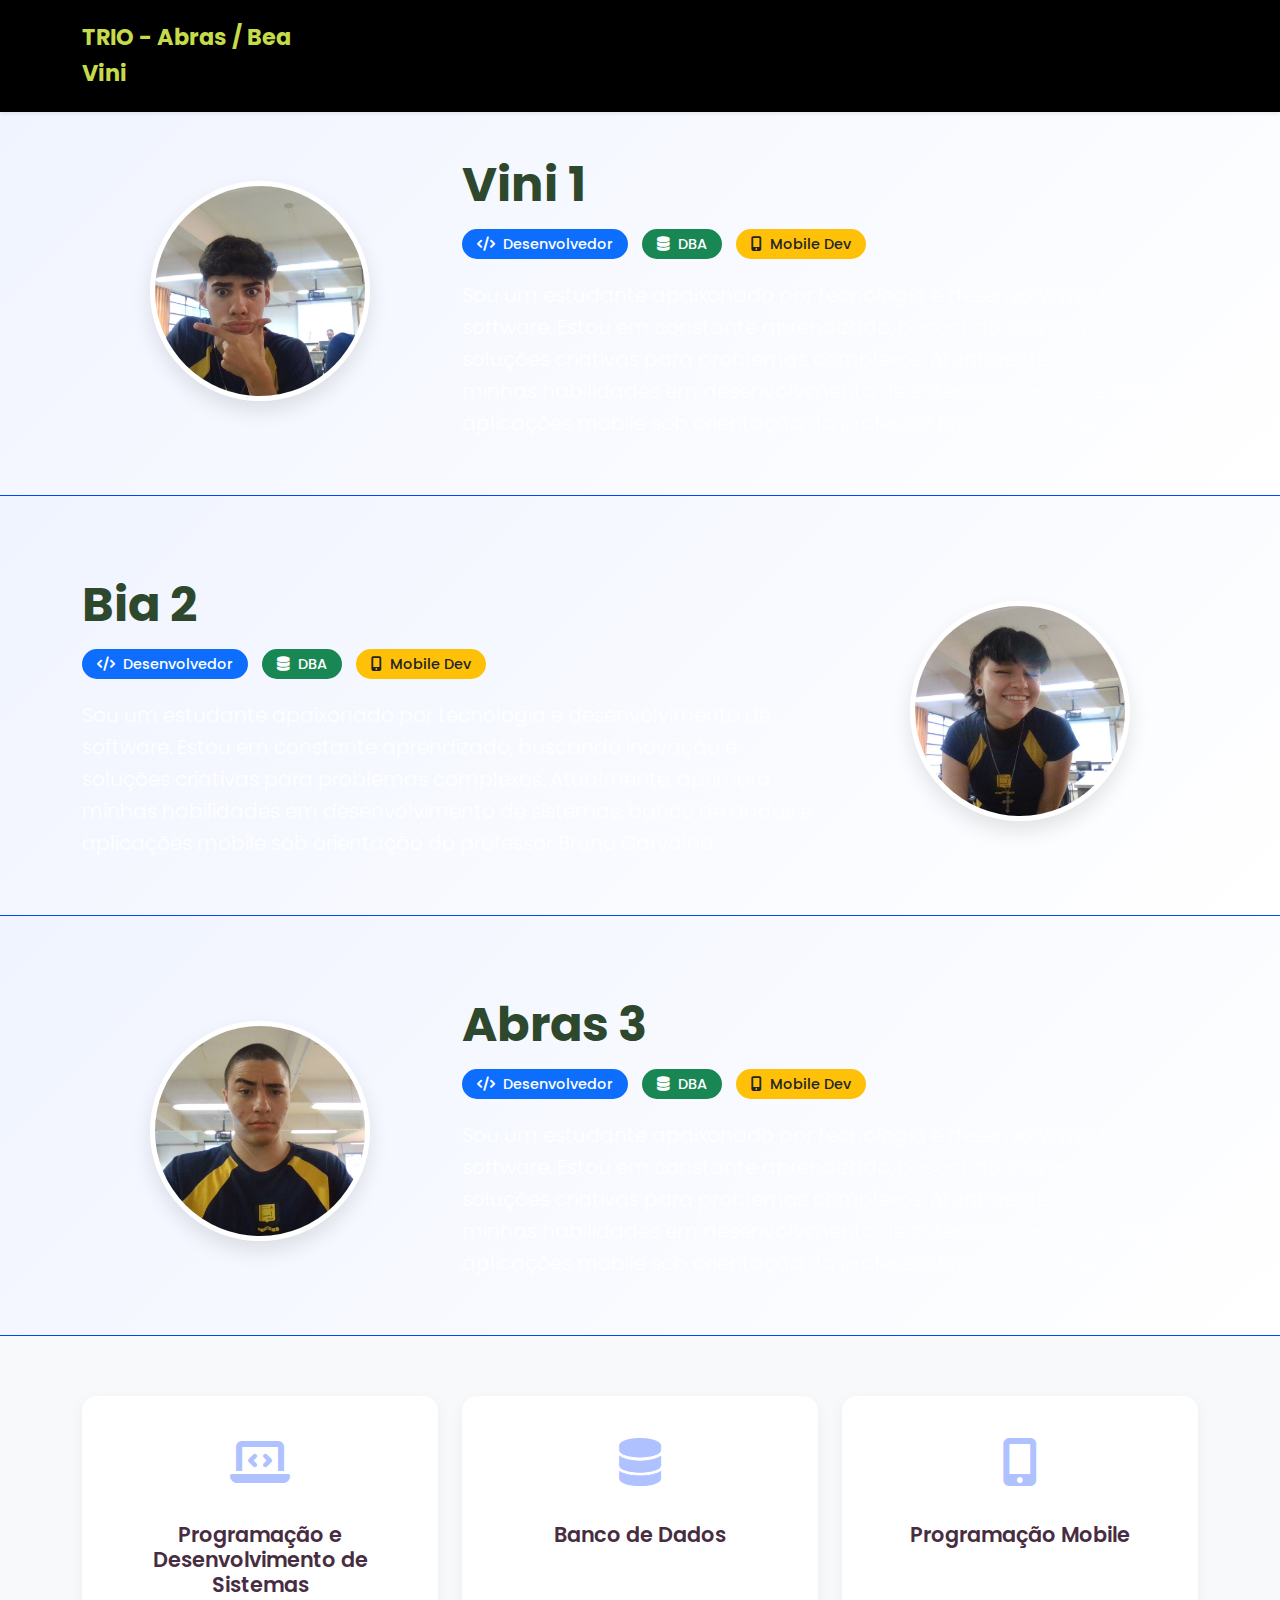
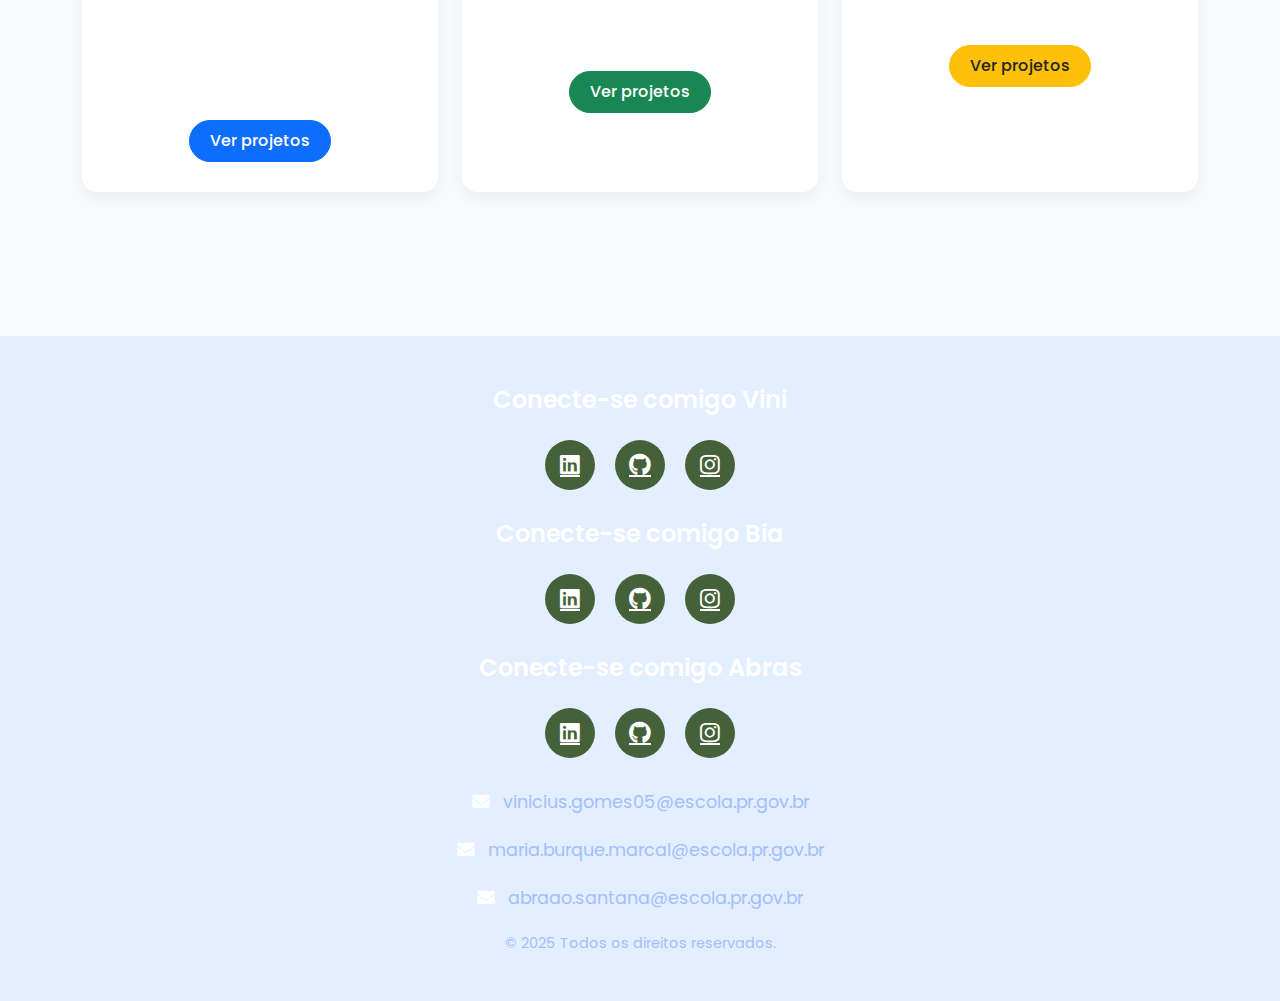
<file: index.html>
<!DOCTYPE html>
<html lang="pt-BR">
<head>
    <meta charset="UTF-8">
    <meta name="viewport" content="width=device-width, initial-scale=1.0">
    <title>Portfólio do Aluno</title>
    <!-- Bootstrap CSS -->
    <link rel="stylesheet" href="https://cdn.jsdelivr.net/npm/bootstrap@5.3.0/dist/css/bootstrap.min.css">
    <!-- Font Awesome para ícones -->
    <link rel="stylesheet" href="https://cdnjs.cloudflare.com/ajax/libs/font-awesome/6.4.0/css/all.min.css">
    <!-- Google Fonts -->
    <link rel="stylesheet" href="https://fonts.googleapis.com/css2?family=Poppins:wght@300;400;500;600;700&display=swap">
    <!-- CSS personalizado -->
    <link rel="stylesheet" href="css/styles.css">
</head>
<body>
    <header class="fixed-top shadow-sm">
        <nav class="navbar navbar-expand-lg navbar-light">
            <div class="container">
                <a class="navbar-brand fw-bold" href="#">TRIO - Abras  / Bea <br>  Vini </a>
                <button class="navbar-toggler" type="button" data-bs-toggle="collapse" data-bs-target="#navbarNav">
                    <span class="navbar-toggler-icon"></span>
                </button>
                <div class="collapse navbar-collapse justify-content-end" id="navbarNav">
                    <ul class="navbar-nav">
                        <li class="nav-item">
                            <a href="sistemas.html" class="nav-link menu-item"><i class="fas fa-laptop-code me-2"></i>Prog. Des. Sistemas</a>
                        </li>
                        <li class="nav-item">
                            <a href="banco-dados.html" class="nav-link menu-item"><i class="fas fa-database me-2"></i>Banco de Dados</a>
                        </li>
                        <li class="nav-item">
                            <a href="#" class="nav-link menu-item"><i class="fas fa-mobile-alt me-2"></i>Prog. Mobile</a>
                        </li>
                    </ul>
                </div>
            </div>
        </nav>
    </header>
    
    <main>
        <section class="hero-section">
            <div class="container">
                <div class="row align-items-center justify-content-center">
                    <div class="col-md-4 text-center">
                        <div class="profile-image-container">
                            <img src="img/vini.jpg" alt="Foto do Estudante" class="profile-image">
                        </div>
                    </div>
                    <div class="col-md-8 profile-info">
                        <h1 class="display-5 fw-bold">Vini 1</h1>
                        <div class="badge-container">
                            <span class="badge rounded-pill bg-primary"><i class="fas fa-code me-1"></i> Desenvolvedor</span>
                            <span class="badge rounded-pill bg-success"><i class="fas fa-database me-1"></i> DBA</span>
                            <span class="badge rounded-pill bg-warning text-dark"><i class="fas fa-mobile-alt me-1"></i> Mobile Dev</span>
                        </div>
                        <p class="lead mt-3">
                            Sou um estudante apaixonado por tecnologia e desenvolvimento de software. 
                            Estou em constante aprendizado, buscando inovação e soluções criativas para 
                            problemas complexos. Atualmente, aprimoro minhas habilidades em desenvolvimento 
                            de sistemas, banco de dados e aplicações mobile sob orientação do professor 
                            Bruno Carvalho.
                        </p>
                        
                    </div>
                </div>
            </div>
        </section>

        <section class="hero-section">
            <div class="container">
                <div class="row align-items-center justify-content-center">
                    <div class="col-md-8 profile-info">
                        <h1 class="display-5 fw-bold">Bia 2</h1>
                        <div class="badge-container">
                            <span class="badge rounded-pill bg-primary"><i class="fas fa-code me-1"></i> Desenvolvedor</span>
                            <span class="badge rounded-pill bg-success"><i class="fas fa-database me-1"></i> DBA</span>
                            <span class="badge rounded-pill bg-warning text-dark"><i class="fas fa-mobile-alt me-1"></i> Mobile Dev</span>
                        </div>
                        <p class="lead mt-3">
                            Sou um estudante apaixonado por tecnologia e desenvolvimento de software. 
                            Estou em constante aprendizado, buscando inovação e soluções criativas para 
                            problemas complexos. Atualmente, aprimoro minhas habilidades em desenvolvimento 
                            de sistemas, banco de dados e aplicações mobile sob orientação do professor 
                            Bruno Carvalho.
                        </p>                        
                    </div>
                    <div class="col-md-4 text-center">
                        <div class="profile-image-container">
                            <img src="img/bea.jpg" alt="Foto do Estudante" class="profile-image">
                        </div>
                    </div>
                    
                </div>
            </div>
        </section>

        <section class="hero-section">
            <div class="container">
                <div class="row align-items-center justify-content-center">
                    <div class="col-md-4 text-center">
                        <div class="profile-image-container">
                            <img src="img/abras.jpg" alt="Foto do Estudante" class="profile-image">
                        </div>
                    </div>
                    <div class="col-md-8 profile-info">
                        <h1 class="display-5 fw-bold">Abras 3</h1>
                        <div class="badge-container">
                            <span class="badge rounded-pill bg-primary"><i class="fas fa-code me-1"></i> Desenvolvedor</span>
                            <span class="badge rounded-pill bg-success"><i class="fas fa-database me-1"></i> DBA</span>
                            <span class="badge rounded-pill bg-warning text-dark"><i class="fas fa-mobile-alt me-1"></i> Mobile Dev</span>
                        </div>
                        <p class="lead mt-3">
                            Sou um estudante apaixonado por tecnologia e desenvolvimento de software. 
                            Estou em constante aprendizado, buscando inovação e soluções criativas para 
                            problemas complexos. Atualmente, aprimoro minhas habilidades em desenvolvimento 
                            de sistemas, banco de dados e aplicações mobile sob orientação do professor 
                            Bruno Carvalho.
                        </p>
                        
                    </div>
                </div>
            </div>
        </section>
        
        <section class="projects-section">
            <div class="container text-center">
                <div class="row justify-content-center">
                    <div class="col-md-4 mb-4">
                        <div class="project-card">
                            <div class="card-icon">
                                <i class="fas fa-laptop-code"></i>
                            </div>
                            <h3>Programação e Desenvolvimento de Sistemas</h3>
                            <p>Projetos com foco em desenvolvimento web e desktop utilizando tecnologias modernas.</p>
                            <a href="sistemas.html" class="btn btn-primary project-btn">Ver projetos</a>
                        </div>
                    </div>
                    <div class="col-md-4 mb-4">
                        <div class="project-card">
                            <div class="card-icon">
                                <i class="fas fa-database"></i>
                            </div>
                            <h3>Banco de Dados</h3>
                            <p>Modelagem, implementação e otimização de bancos de dados relacionais e NoSQL.</p>
                            <a href="banco-dados.html" class="btn btn-success project-btn">Ver projetos</a>
                        </div>
                    </div>
                    <div class="col-md-4 mb-4">
                        <div class="project-card">
                            <div class="card-icon">
                                <i class="fas fa-mobile-alt"></i>
                            </div>
                            <h3>Programação Mobile</h3>
                            <p>Desenvolvimento de aplicativos mobile com interfaces intuitivas e responsivas.</p>
                            <a href="#" class="btn btn-warning project-btn text-dark">Ver projetos</a>
                        </div>
                    </div>
                </div>
            </div>
        </section>
    </main>
    
    <footer>
        <div class="container">
            <div class="text-center mb-4">
                <h3>Conecte-se comigo Vini</h3>
                <div class="social-icons">
                    <a href="#" class="social-icon"><i class="fab fa-linkedin"></i></a>
                    <a href="#" class="social-icon"><i class="fab fa-github"></i></a>
                    <a href="#" class="social-icon"><i class="fab fa-instagram"></i></a>
                </div>
            </div>
            <div class="text-center mb-4">
                <h3>Conecte-se comigo Bia</h3>
                <div class="social-icons">
                    <a href="#" class="social-icon"><i class="fab fa-linkedin"></i></a>
                    <a href="#" class="social-icon"><i class="fab fa-github"></i></a>
                    <a href="#" class="social-icon"><i class="fab fa-instagram"></i></a>
                </div>
            </div>
            <div class="text-center mb-4">
                <h3>Conecte-se comigo Abras</h3>
                <div class="social-icons">
                    <a href="#" class="social-icon"><i class="fab fa-linkedin"></i></a>
                    <a href="#" class="social-icon"><i class="fab fa-github"></i></a>
                    <a href="#" class="social-icon"><i class="fab fa-instagram"></i></a>
                </div>
            </div>
            <div class="text-center">
                <p class="email-link">
                    <i class="fas fa-envelope me-2"></i>
                    <a href="mailto:aluno@escola.pr.gov.br">vinicius.gomes05@escola.pr.gov.br</a>
                </p>
                <p class="email-link">
                    <i class="fas fa-envelope me-2"></i>
                    <a href="mailto:aluno@escola.pr.gov.br">maria.burque.marcal@escola.pr.gov.br</a>
                </p>
                <p class="email-link">
                    <i class="fas fa-envelope me-2"></i>
                    <a href="mailto:aluno@escola.pr.gov.br">abraao.santana@escola.pr.gov.br</a>
                </p>
                <p class="copyright">© 2025 Todos os direitos reservados.</p>
            </div>
        </div>
    </footer>

    <!-- Bootstrap JS -->
    <script src="https://cdn.jsdelivr.net/npm/bootstrap@5.3.0/dist/js/bootstrap.bundle.min.js"></script>
</body>
</html>
</file>
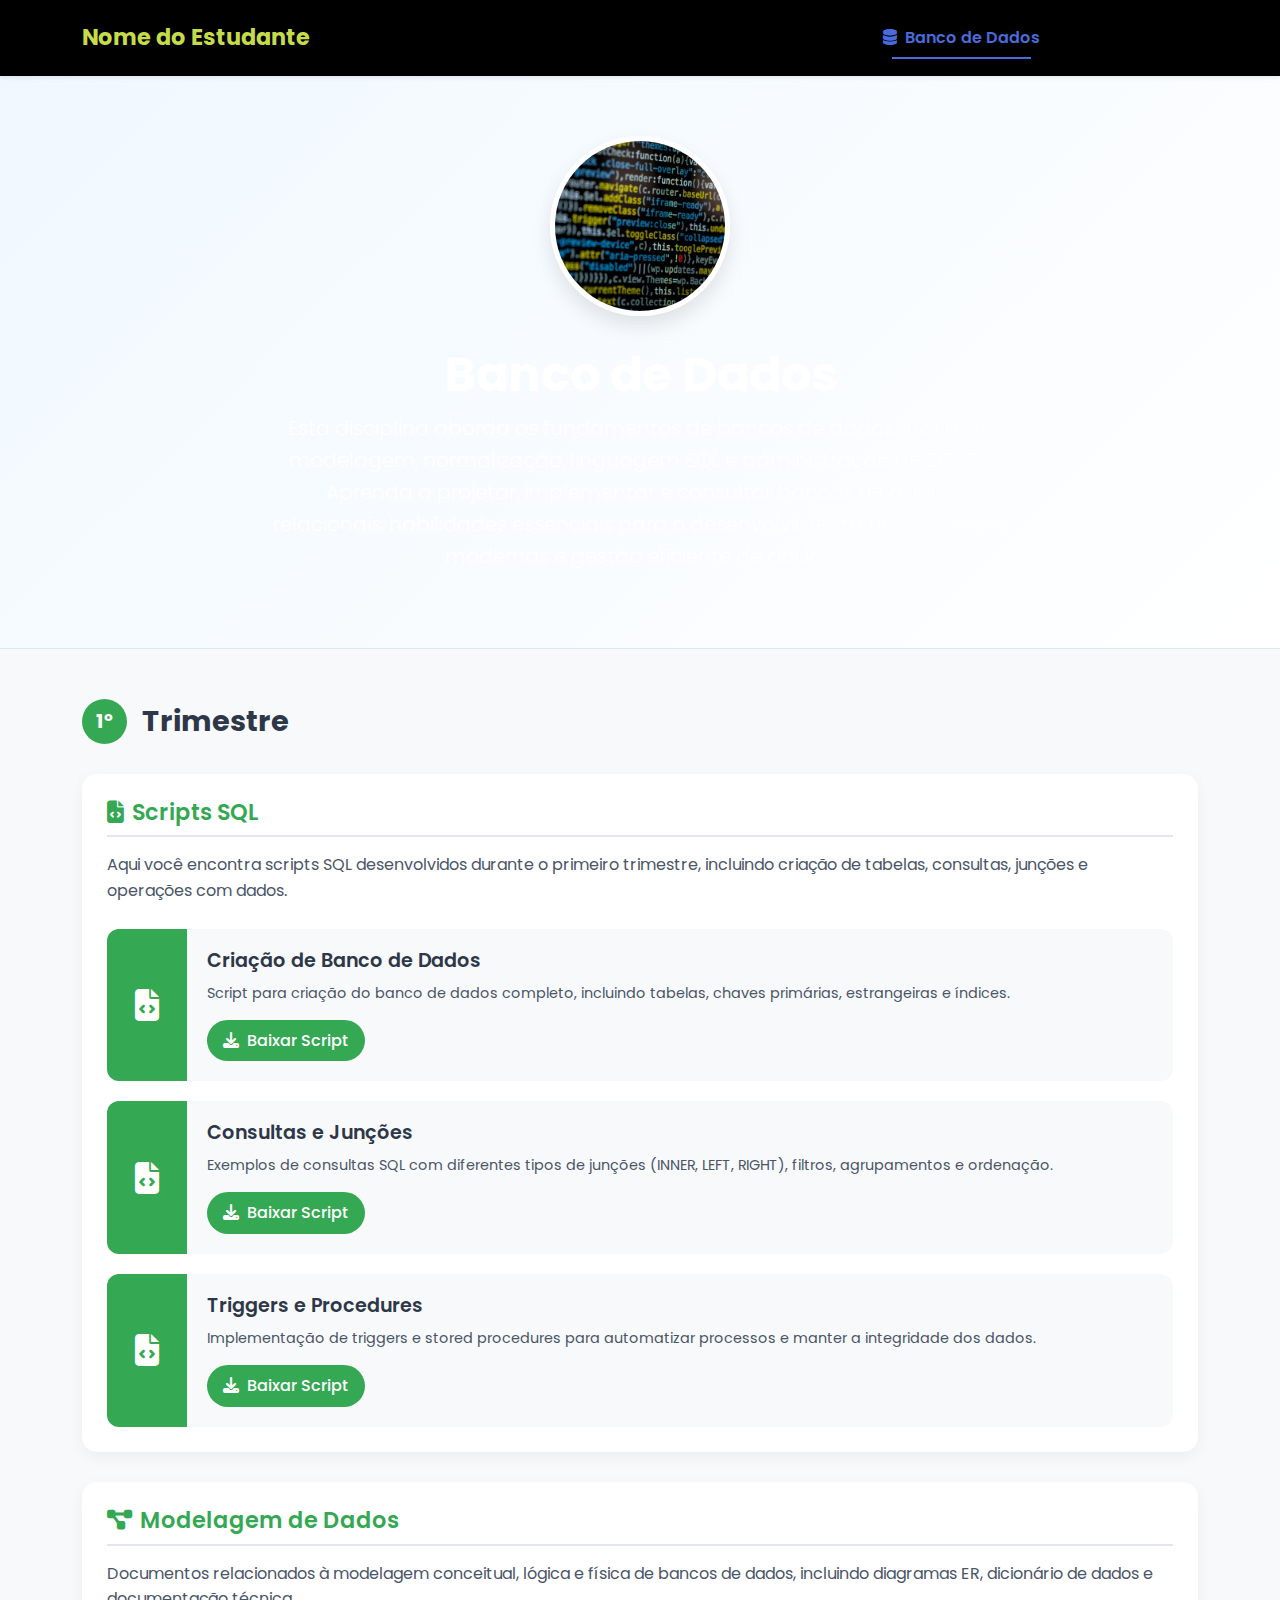
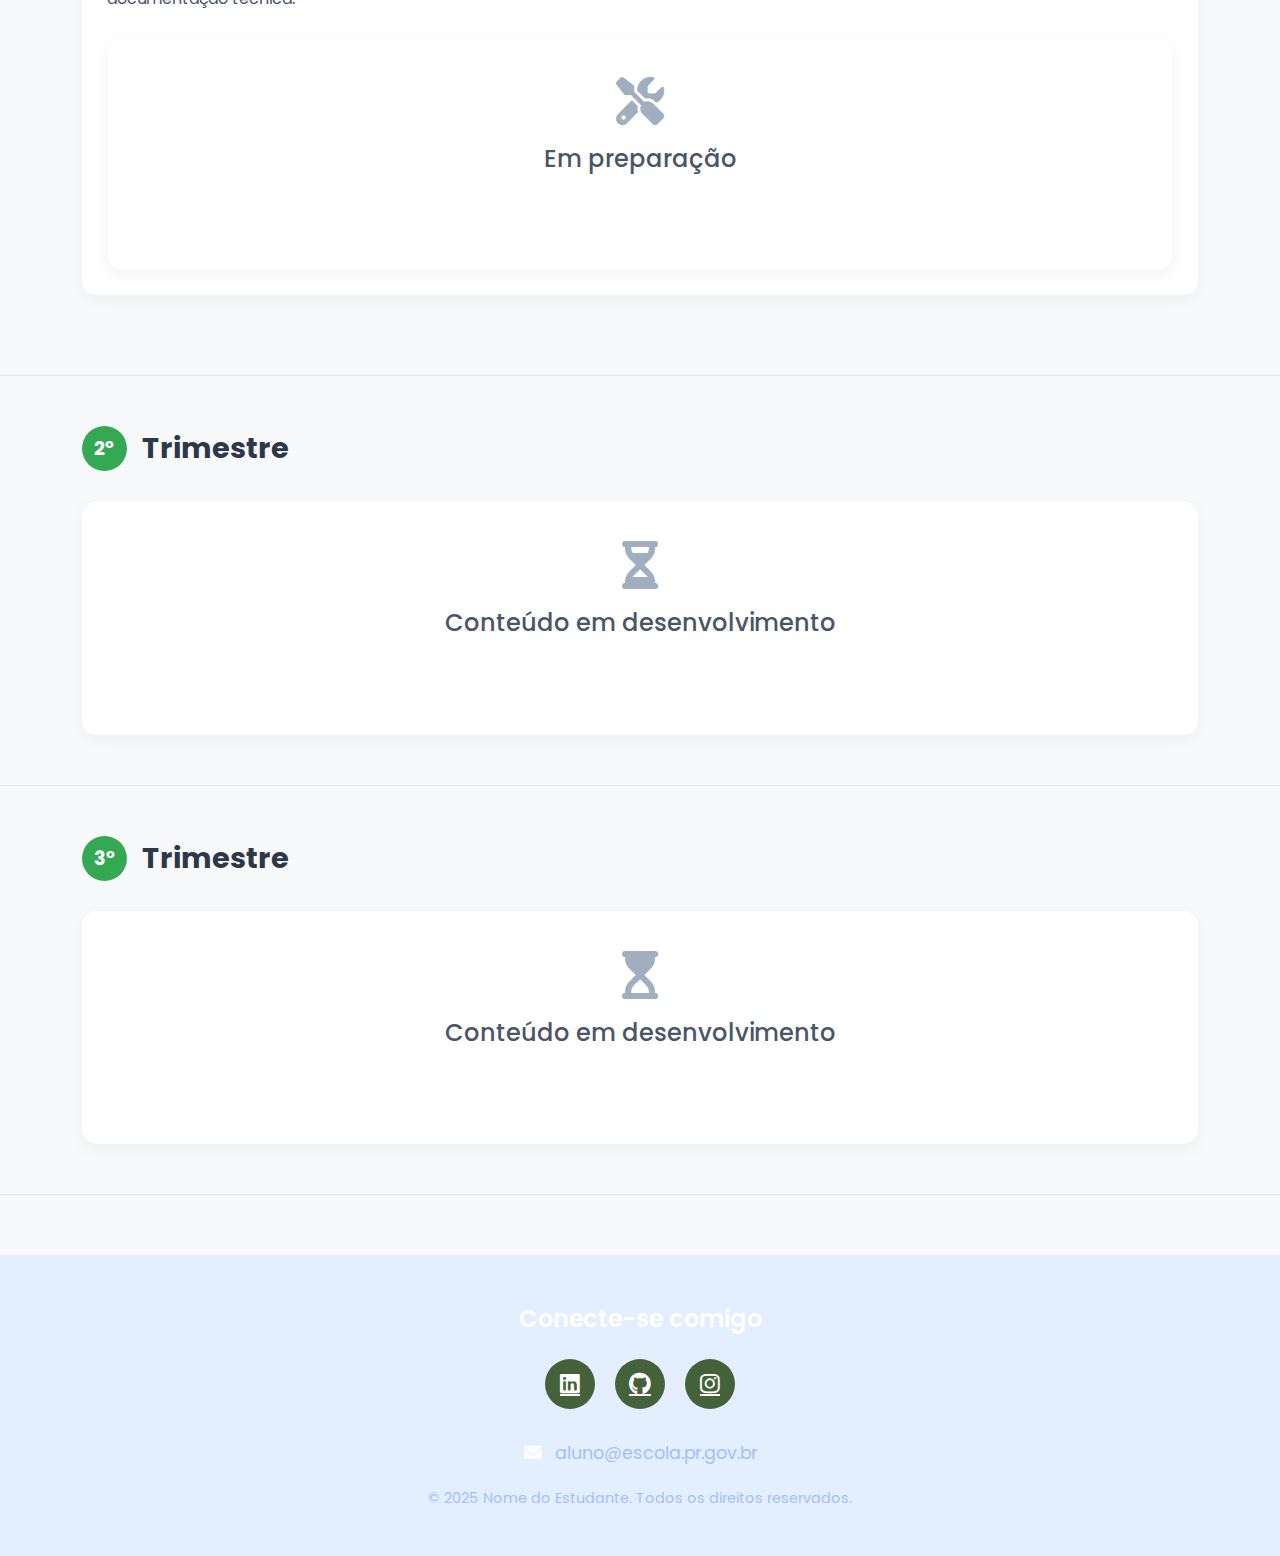
<file: banco-dados.html>
<!DOCTYPE html>
<html lang="pt-BR">
<head>
    <meta charset="UTF-8">
    <meta name="viewport" content="width=device-width, initial-scale=1.0">
    <title>Banco de Dados</title>
    <!-- Bootstrap CSS -->
    <link rel="stylesheet" href="https://cdn.jsdelivr.net/npm/bootstrap@5.3.0/dist/css/bootstrap.min.css">
    <!-- Font Awesome para ícones -->
    <link rel="stylesheet" href="https://cdnjs.cloudflare.com/ajax/libs/font-awesome/6.4.0/css/all.min.css">
    <!-- Google Fonts -->
    <link rel="stylesheet" href="https://fonts.googleapis.com/css2?family=Poppins:wght@300;400;500;600;700&display=swap">
    <!-- CSS personalizado -->
    <link rel="stylesheet" href="css/styles.css">
    <link rel="stylesheet" href="css/banco-dados.css">
</head>
<body>
    <header class="fixed-top shadow-sm">
        <nav class="navbar navbar-expand-lg navbar-light">
            <div class="container">
                <a class="navbar-brand fw-bold" href="index.html">Nome do Estudante</a>
                <button class="navbar-toggler" type="button" data-bs-toggle="collapse" data-bs-target="#navbarNav">
                    <span class="navbar-toggler-icon"></span>
                </button>
                <div class="collapse navbar-collapse justify-content-end" id="navbarNav">
                    <ul class="navbar-nav">
                        <li class="nav-item">
                            <a href="sistemas.html" class="nav-link menu-item"><i class="fas fa-laptop-code me-2"></i>Prog. Des. Sistemas</a>
                        </li>
                        <li class="nav-item">
                            <a href="banco-dados.html" class="nav-link menu-item active"><i class="fas fa-database me-2"></i>Banco de Dados</a>
                        </li>
                        <li class="nav-item">
                            <a href="#" class="nav-link menu-item"><i class="fas fa-mobile-alt me-2"></i>Prog. Mobile</a>
                        </li>
                    </ul>
                </div>
            </div>
        </nav>
    </header>
    
    <main>
        <!-- Seção de descrição da disciplina -->
        <section class="discipline-intro">
            <div class="container text-center">
                <div class="discipline-image-container">
                    <img src="img/bdados.jpg" alt="Banco de Dados" class="discipline-image">
                </div>
                <h1 class="display-5 fw-bold mt-4">Banco de Dados</h1>
                <div class="row justify-content-center">
                    <div class="col-md-8">
                        <p class="lead">
                            Esta disciplina aborda os fundamentos de bancos de dados, incluindo modelagem, 
                            normalização, linguagem SQL e administração de SGBDs. Aprenda a projetar, implementar e 
                            consultar bancos de dados relacionais, habilidades essenciais para o desenvolvimento 
                            de aplicações modernas e gestão eficiente de dados.
                        </p>
                    </div>
                </div>
            </div>
        </section>
        
        <!-- Primeiro Trimestre -->
        <section class="trimester-section" id="trimestre1">
            <div class="container">
                <h2 class="trimester-title">
                    <span class="trimester-badge">1º</span> Trimestre
                </h2>
                
                <!-- Scripts SQL para Download -->
                <div class="topic-container">
                    <h3 class="topic-title"><i class="fas fa-file-code me-2"></i>Scripts SQL</h3>
                    <p class="topic-description">
                        Aqui você encontra scripts SQL desenvolvidos durante o primeiro trimestre, 
                        incluindo criação de tabelas, consultas, junções e operações com dados.
                    </p>
                    
                    <div class="download-container">
                        <div class="download-card">
                            <div class="file-icon">
                                <i class="fas fa-file-code"></i>
                            </div>
                            <div class="download-content">
                                <h4>Criação de Banco de Dados</h4>
                                <p class="download-description">
                                    Script para criação do banco de dados completo, incluindo tabelas, 
                                    chaves primárias, estrangeiras e índices.
                                </p>
                                <a href="downloads/criacao_bd.sql" class="download-btn" download>
                                    <i class="fas fa-download me-2"></i>Baixar Script
                                </a>
                            </div>
                        </div>
                        
                        <div class="download-card">
                            <div class="file-icon">
                                <i class="fas fa-file-code"></i>
                            </div>
                            <div class="download-content">
                                <h4>Consultas e Junções</h4>
                                <p class="download-description">
                                    Exemplos de consultas SQL com diferentes tipos de junções (INNER, LEFT, RIGHT),
                                    filtros, agrupamentos e ordenação.
                                </p>
                                <a href="downloads/consultas.sql" class="download-btn" download>
                                    <i class="fas fa-download me-2"></i>Baixar Script
                                </a>
                            </div>
                        </div>
                        
                        <div class="download-card">
                            <div class="file-icon">
                                <i class="fas fa-file-code"></i>
                            </div>
                            <div class="download-content">
                                <h4>Triggers e Procedures</h4>
                                <p class="download-description">
                                    Implementação de triggers e stored procedures para automatizar processos 
                                    e manter a integridade dos dados.
                                </p>
                                <a href="downloads/triggers_procedures.sql" class="download-btn" download>
                                    <i class="fas fa-download me-2"></i>Baixar Script
                                </a>
                            </div>
                        </div>
                    </div>
                </div>
                
                <!-- Modelagem de Dados -->
                <div class="topic-container">
                    <h3 class="topic-title"><i class="fas fa-project-diagram me-2"></i>Modelagem de Dados</h3>
                    <p class="topic-description">
                        Documentos relacionados à modelagem conceitual, lógica e física de bancos de dados,
                        incluindo diagramas ER, dicionário de dados e documentação técnica.
                    </p>
                    
                    <div class="coming-soon-container">
                        <i class="fas fa-tools coming-soon-icon"></i>
                        <h3 class="coming-soon-text">Em preparação</h3>
                        <p>Os arquivos de modelagem serão disponibilizados em breve.</p>
                    </div>
                </div>
            </div>
        </section>
        
        <!-- Segundo Trimestre -->
        <section class="trimester-section" id="trimestre2">
            <div class="container">
                <h2 class="trimester-title">
                    <span class="trimester-badge">2º</span> Trimestre
                </h2>
                <div class="coming-soon-container">
                    <i class="fas fa-hourglass-half coming-soon-icon"></i>
                    <h3 class="coming-soon-text">Conteúdo em desenvolvimento</h3>
                    <p>Os scripts e materiais do segundo trimestre serão disponibilizados em breve.</p>
                </div>
            </div>
        </section>
        
        <!-- Terceiro Trimestre -->
        <section class="trimester-section" id="trimestre3">
            <div class="container">
                <h2 class="trimester-title">
                    <span class="trimester-badge">3º</span> Trimestre
                </h2>
                <div class="coming-soon-container">
                    <i class="fas fa-hourglass-start coming-soon-icon"></i>
                    <h3 class="coming-soon-text">Conteúdo em desenvolvimento</h3>
                    <p>Os scripts e materiais do terceiro trimestre serão disponibilizados em breve.</p>
                </div>
            </div>
        </section>
    </main>
    
    <footer>
        <div class="container">
            <div class="text-center mb-4">
                <h3>Conecte-se comigo</h3>
                <div class="social-icons">
                    <a href="#" class="social-icon"><i class="fab fa-linkedin"></i></a>
                    <a href="#" class="social-icon"><i class="fab fa-github"></i></a>
                    <a href="#" class="social-icon"><i class="fab fa-instagram"></i></a>
                </div>
            </div>
            <div class="text-center">
                <p class="email-link">
                    <i class="fas fa-envelope me-2"></i>
                    <a href="mailto:aluno@escola.pr.gov.br">aluno@escola.pr.gov.br</a>
                </p>
                <p class="copyright">© 2025 Nome do Estudante. Todos os direitos reservados.</p>
            </div>
        </div>
    </footer>

    <!-- Bootstrap JS -->
    <script src="https://cdn.jsdelivr.net/npm/bootstrap@5.3.0/dist/js/bootstrap.bundle.min.js"></script>
</body>
</html>
</file>
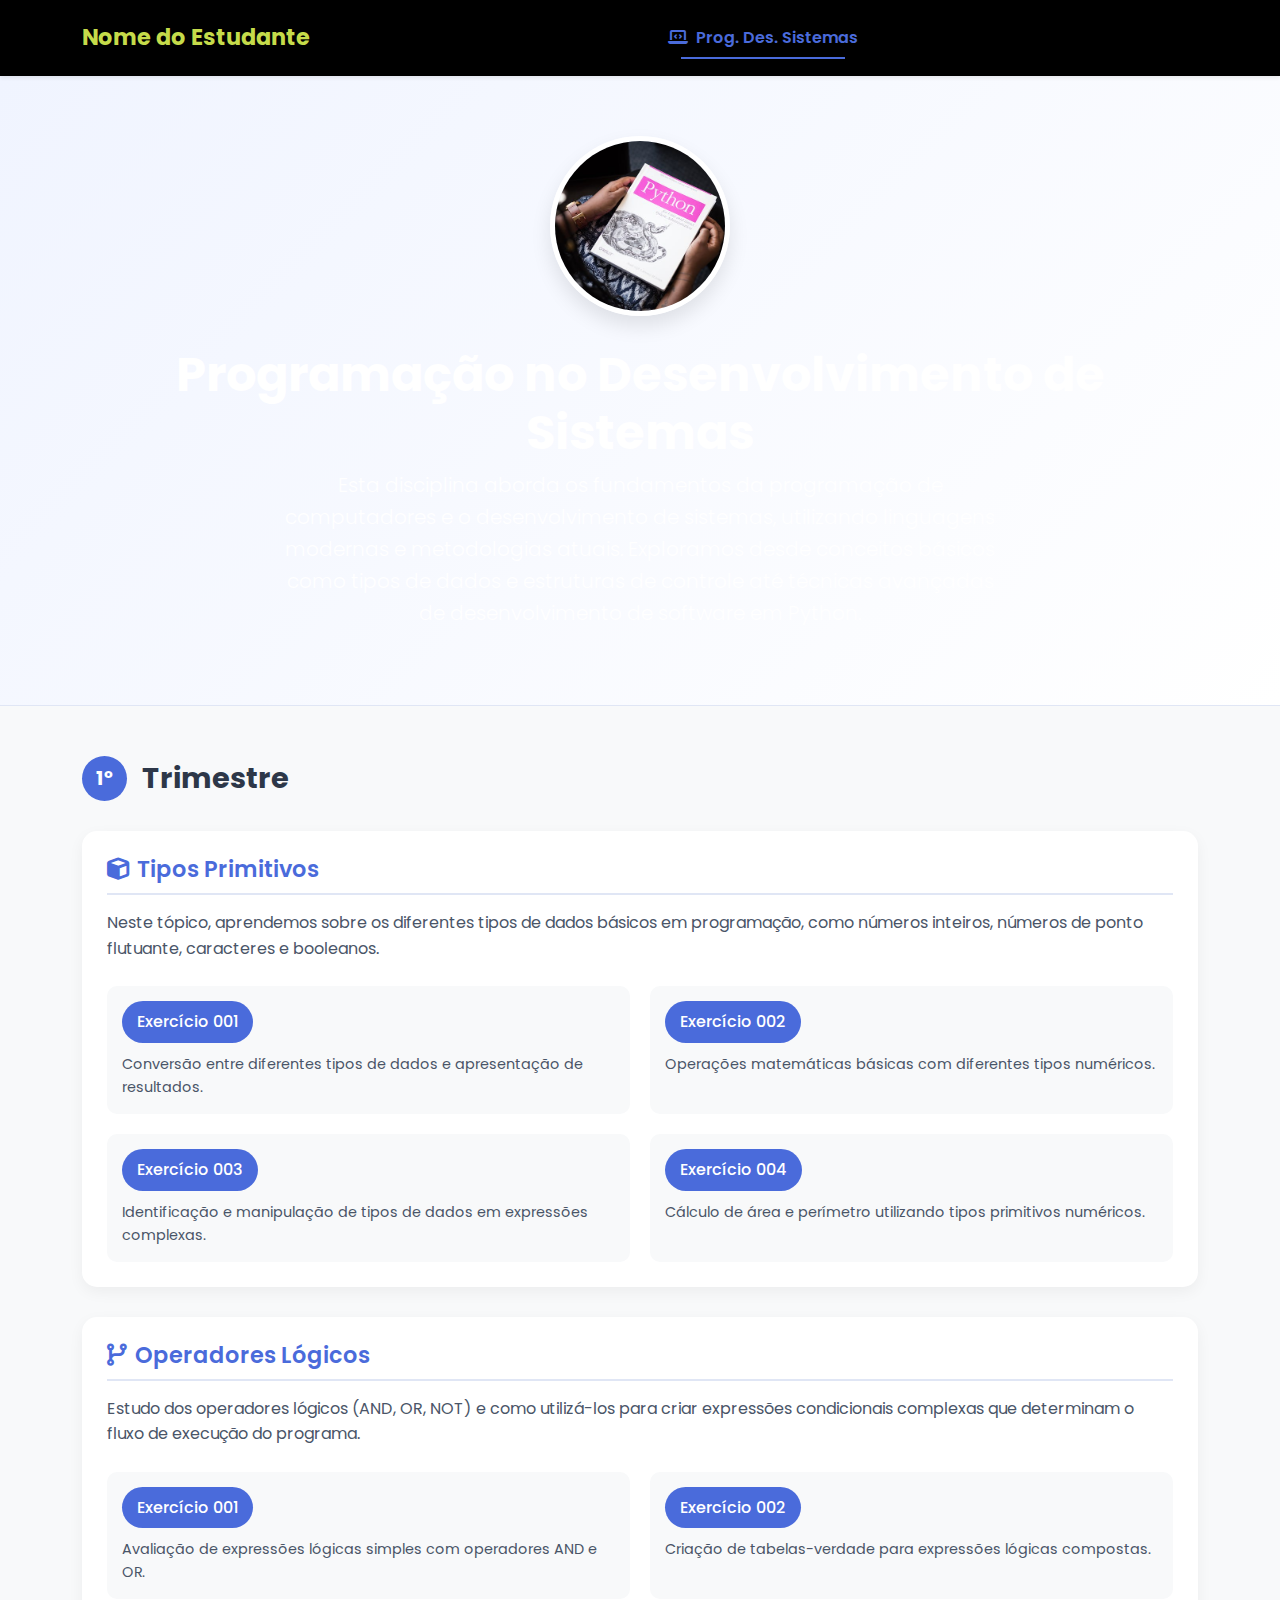
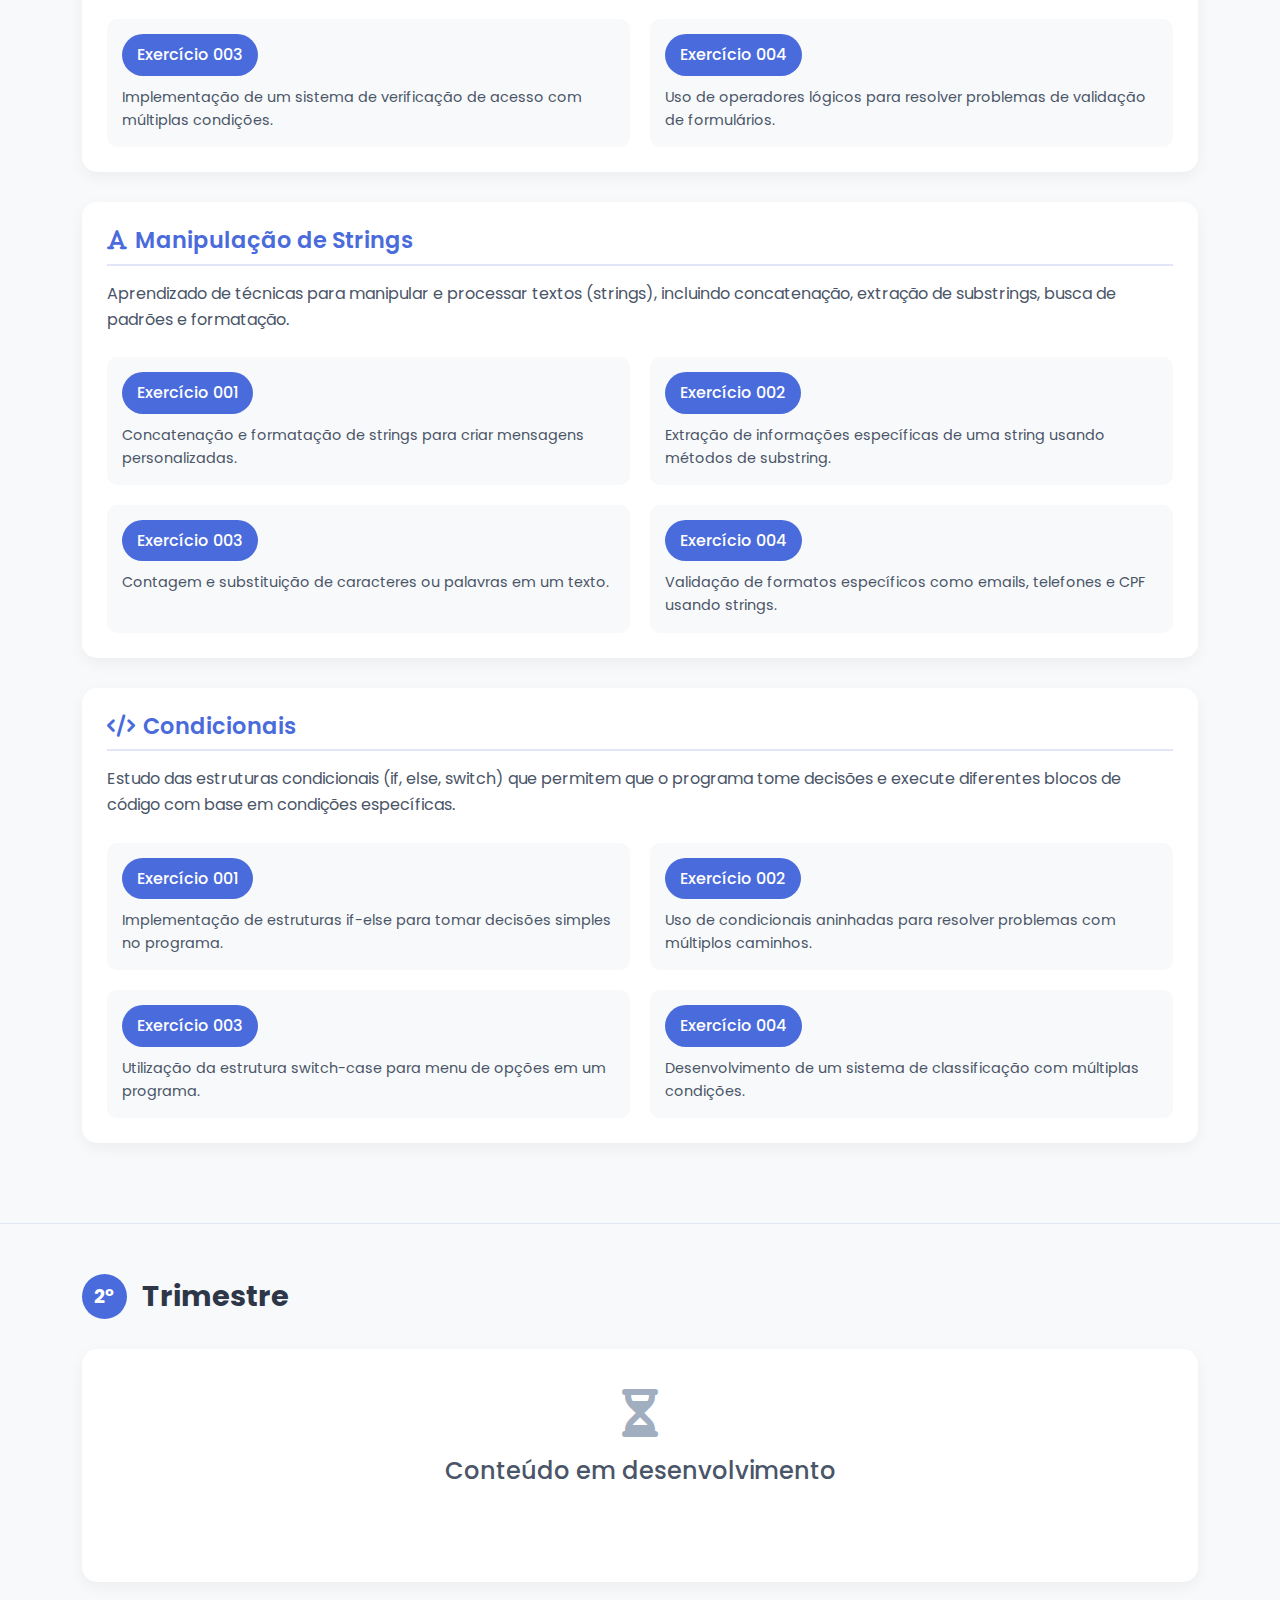
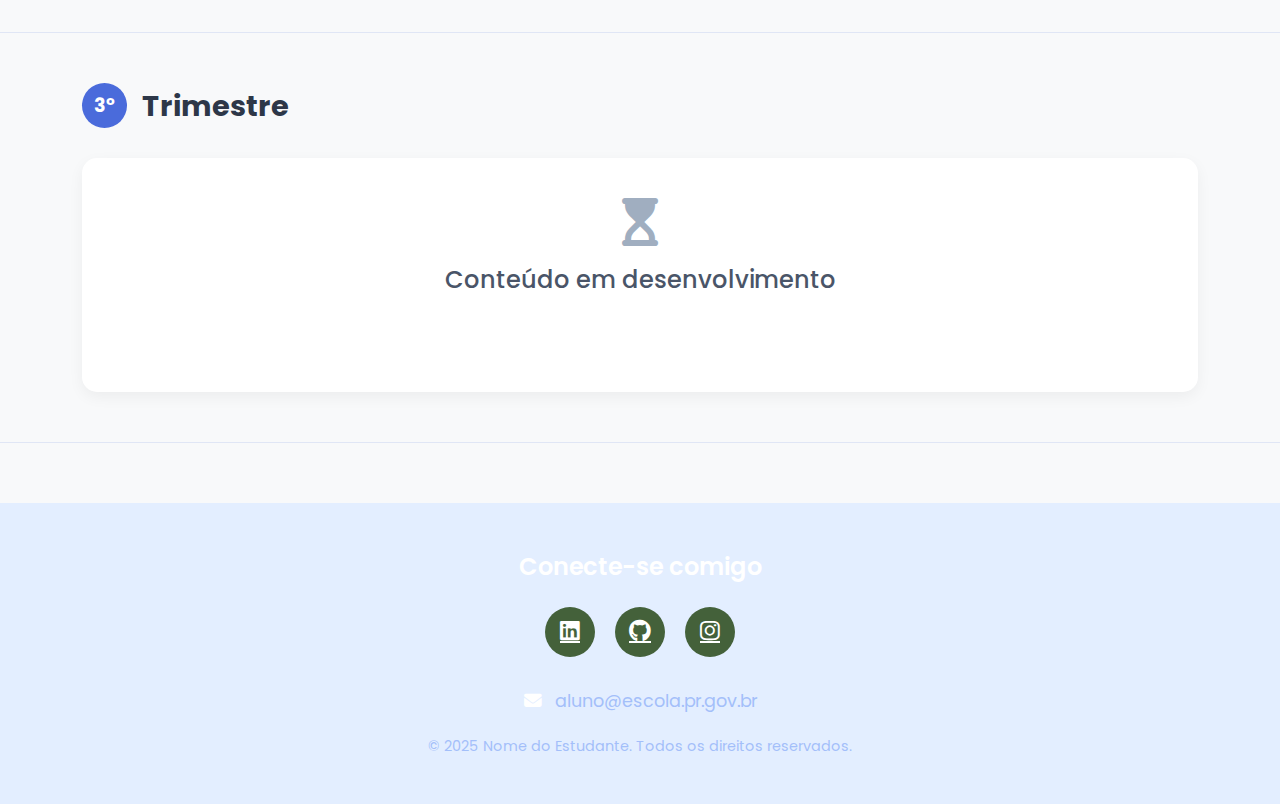
<file: sistemas.html>
<!DOCTYPE html>
<html lang="pt-BR">
<head>
    <meta charset="UTF-8">
    <meta name="viewport" content="width=device-width, initial-scale=1.0">
    <title>Programação e Desenvolvimento de Sistemas</title>
    <!-- Bootstrap CSS -->
    <link rel="stylesheet" href="https://cdn.jsdelivr.net/npm/bootstrap@5.3.0/dist/css/bootstrap.min.css">
    <!-- Font Awesome para ícones -->
    <link rel="stylesheet" href="https://cdnjs.cloudflare.com/ajax/libs/font-awesome/6.4.0/css/all.min.css">
    <!-- Google Fonts -->
    <link rel="stylesheet" href="https://fonts.googleapis.com/css2?family=Poppins:wght@300;400;500;600;700&display=swap">
    <!-- CSS personalizado -->
    <link rel="stylesheet" href="css/sistemas.css">
    <link rel="stylesheet" href="css/styles.css">
    
</head>
<body>
    <header class="fixed-top shadow-sm">
        <nav class="navbar navbar-expand-lg navbar-light">
            <div class="container">
                <a class="navbar-brand fw-bold" href="index.html">Nome do Estudante</a>
                <button class="navbar-toggler" type="button" data-bs-toggle="collapse" data-bs-target="#navbarNav">
                    <span class="navbar-toggler-icon"></span>
                </button>
                <div class="collapse navbar-collapse justify-content-end" id="navbarNav">
                    <ul class="navbar-nav">
                        <li class="nav-item">
                            <a href="sistemas.html" class="nav-link menu-item active"><i class="fas fa-laptop-code me-2"></i>Prog. Des. Sistemas</a>
                        </li>
                        <li class="nav-item">
                            <a href="banco-dados.html" class="nav-link menu-item"><i class="fas fa-database me-2"></i>Banco de Dados</a>
                        </li>
                        <li class="nav-item">
                            <a href="#" class="nav-link menu-item"><i class="fas fa-mobile-alt me-2"></i>Prog. Mobile</a>
                        </li>
                    </ul>
                </div>
            </div>
        </nav>
    </header>
    
    <main>
        <!-- Seção de descrição da disciplina -->
        <section class="discipline-intro">
            <div class="container text-center">
                <div class="discipline-image-container">
                    <img src="img/sistemas.jpg" alt="Programação e Desenvolvimento de Sistemas" class="discipline-image">
                </div>
                <h1 class="display-5 fw-bold mt-4">Programação no Desenvolvimento de Sistemas</h1>
                <div class="row justify-content-center">
                    <div class="col-md-8">
                        <p class="lead">
                            Esta disciplina aborda os fundamentos da programação de computadores e o desenvolvimento
                            de sistemas, utilizando linguagens modernas e metodologias atuais. Exploramos desde
                            conceitos básicos como tipos de dados e estruturas de controle até técnicas avançadas
                            de desenvolvimento de software em Python.
                        </p>
                    </div>
                </div>
            </div>
        </section>
        
        <!-- Primeiro Trimestre -->
        <section class="trimester-section" id="trimestre1">
            <div class="container">
                <h2 class="trimester-title">
                    <span class="trimester-badge">1º</span> Trimestre
                </h2>
                
                <!-- Tópico: Tipos Primitivos -->
                <div class="topic-container">
                    <h3 class="topic-title"><i class="fas fa-cube me-2"></i>Tipos Primitivos</h3>
                    <p class="topic-description">
                        Neste tópico, aprendemos sobre os diferentes tipos de dados básicos em programação, 
                        como números inteiros, números de ponto flutuante, caracteres e booleanos.
                    </p>
                    
                    <div class="exercises-container">
                        <div class="exercise-card">
                            <a href="ex001.html" class="exercise-btn">Exercício 001</a>
                            <p class="exercise-description">Conversão entre diferentes tipos de dados e apresentação de resultados.</p>
                        </div>
                        
                        <div class="exercise-card">
                            <a href="ex002.html" class="exercise-btn">Exercício 002</a>
                            <p class="exercise-description">Operações matemáticas básicas com diferentes tipos numéricos.</p>
                        </div>
                        
                        <div class="exercise-card">
                            <a href="ex003.html" class="exercise-btn">Exercício 003</a>
                            <p class="exercise-description">Identificação e manipulação de tipos de dados em expressões complexas.</p>
                        </div>
                        
                        <div class="exercise-card">
                            <a href="ex004.html" class="exercise-btn">Exercício 004</a>
                            <p class="exercise-description">Cálculo de área e perímetro utilizando tipos primitivos numéricos.</p>
                        </div>
                    </div>
                </div>
                
                <!-- Tópico: Operadores Lógicos -->
                <div class="topic-container">
                    <h3 class="topic-title"><i class="fas fa-code-branch me-2"></i>Operadores Lógicos</h3>
                    <p class="topic-description">
                        Estudo dos operadores lógicos (AND, OR, NOT) e como utilizá-los para criar expressões 
                        condicionais complexas que determinam o fluxo de execução do programa.
                    </p>
                    
                    <div class="exercises-container">
                        <div class="exercise-card">
                            <a href="#" class="exercise-btn">Exercício 001</a>
                            <p class="exercise-description">Avaliação de expressões lógicas simples com operadores AND e OR.</p>
                        </div>
                        
                        <div class="exercise-card">
                            <a href="#" class="exercise-btn">Exercício 002</a>
                            <p class="exercise-description">Criação de tabelas-verdade para expressões lógicas compostas.</p>
                        </div>
                        
                        <div class="exercise-card">
                            <a href="#" class="exercise-btn">Exercício 003</a>
                            <p class="exercise-description">Implementação de um sistema de verificação de acesso com múltiplas condições.</p>
                        </div>
                        
                        <div class="exercise-card">
                            <a href="#" class="exercise-btn">Exercício 004</a>
                            <p class="exercise-description">Uso de operadores lógicos para resolver problemas de validação de formulários.</p>
                        </div>
                    </div>
                </div>
                
                <!-- Tópico: Manipulação de Strings -->
                <div class="topic-container">
                    <h3 class="topic-title"><i class="fas fa-font me-2"></i>Manipulação de Strings</h3>
                    <p class="topic-description">
                        Aprendizado de técnicas para manipular e processar textos (strings), incluindo concatenação, 
                        extração de substrings, busca de padrões e formatação.
                    </p>
                    
                    <div class="exercises-container">
                        <div class="exercise-card">
                            <a href="#" class="exercise-btn">Exercício 001</a>
                            <p class="exercise-description">Concatenação e formatação de strings para criar mensagens personalizadas.</p>
                        </div>
                        
                        <div class="exercise-card">
                            <a href="#" class="exercise-btn">Exercício 002</a>
                            <p class="exercise-description">Extração de informações específicas de uma string usando métodos de substring.</p>
                        </div>
                        
                        <div class="exercise-card">
                            <a href="#" class="exercise-btn">Exercício 003</a>
                            <p class="exercise-description">Contagem e substituição de caracteres ou palavras em um texto.</p>
                        </div>
                        
                        <div class="exercise-card">
                            <a href="#" class="exercise-btn">Exercício 004</a>
                            <p class="exercise-description">Validação de formatos específicos como emails, telefones e CPF usando strings.</p>
                        </div>
                    </div>
                </div>
                
                <!-- Tópico: Condicionais -->
                <div class="topic-container">
                    <h3 class="topic-title"><i class="fas fa-code me-2"></i>Condicionais</h3>
                    <p class="topic-description">
                        Estudo das estruturas condicionais (if, else, switch) que permitem que o programa tome 
                        decisões e execute diferentes blocos de código com base em condições específicas.
                    </p>
                    
                    <div class="exercises-container">
                        <div class="exercise-card">
                            <a href="#" class="exercise-btn">Exercício 001</a>
                            <p class="exercise-description">Implementação de estruturas if-else para tomar decisões simples no programa.</p>
                        </div>
                        
                        <div class="exercise-card">
                            <a href="#" class="exercise-btn">Exercício 002</a>
                            <p class="exercise-description">Uso de condicionais aninhadas para resolver problemas com múltiplos caminhos.</p>
                        </div>
                        
                        <div class="exercise-card">
                            <a href="#" class="exercise-btn">Exercício 003</a>
                            <p class="exercise-description">Utilização da estrutura switch-case para menu de opções em um programa.</p>
                        </div>
                        
                        <div class="exercise-card">
                            <a href="#" class="exercise-btn">Exercício 004</a>
                            <p class="exercise-description">Desenvolvimento de um sistema de classificação com múltiplas condições.</p>
                        </div>
                    </div>
                </div>
            </div>
        </section>
        
        <!-- Segundo Trimestre -->
        <section class="trimester-section" id="trimestre2">
            <div class="container">
                <h2 class="trimester-title">
                    <span class="trimester-badge">2º</span> Trimestre
                </h2>
                <div class="coming-soon-container">
                    <i class="fas fa-hourglass-half coming-soon-icon"></i>
                    <h3 class="coming-soon-text">Conteúdo em desenvolvimento</h3>
                    <p>Os exercícios e materiais do segundo trimestre serão disponibilizados em breve.</p>
                </div>
            </div>
        </section>
        
        <!-- Terceiro Trimestre -->
        <section class="trimester-section" id="trimestre3">
            <div class="container">
                <h2 class="trimester-title">
                    <span class="trimester-badge">3º</span> Trimestre
                </h2>
                <div class="coming-soon-container">
                    <i class="fas fa-hourglass-start coming-soon-icon"></i>
                    <h3 class="coming-soon-text">Conteúdo em desenvolvimento</h3>
                    <p>Os exercícios e materiais do terceiro trimestre serão disponibilizados em breve.</p>
                </div>
            </div>
        </section>
    </main>
    
    <footer>
        <div class="container">
            <div class="text-center mb-4">
                <h3>Conecte-se comigo</h3>
                <div class="social-icons">
                    <a href="#" class="social-icon"><i class="fab fa-linkedin"></i></a>
                    <a href="#" class="social-icon"><i class="fab fa-github"></i></a>
                    <a href="#" class="social-icon"><i class="fab fa-instagram"></i></a>
                </div>
            </div>
            <div class="text-center">
                <p class="email-link">
                    <i class="fas fa-envelope me-2"></i>
                    <a href="mailto:aluno@escola.pr.gov.br">aluno@escola.pr.gov.br</a>
                </p>
                <p class="copyright">© 2025 Nome do Estudante. Todos os direitos reservados.</p>
            </div>
        </div>
    </footer>

    <!-- Bootstrap JS -->
    <script src="https://cdn.jsdelivr.net/npm/bootstrap@5.3.0/dist/js/bootstrap.bundle.min.js"></script>
</body>
</html>
</file>
<file: css/styles.css>
/* Estilos Gerais */
body {
    font-family: 'Poppins', sans-serif;
    color: #ffffff;
    line-height: 1.6;
    padding-top: 76px;
    background-color: #f8f9fa;
}

/* Navegação */
.navbar {
    background-color: #000000;
    padding: 15px 0;
}

.navbar-brand {
    color: #c5db4a;
    font-size: 1.4rem;
    transition: all 0.3s ease;
}

.navbar-brand:hover {
    color: #b23434;
    transform: scale(1.05);
}

.menu-item {
    margin: 0 5px;
    font-weight: 500;
    position: relative;
    transition: all 0.3s ease;
}

.menu-item:hover {
    color: #c7d2f7;
}

.menu-item::after {
    content: '';
    position: absolute;
    width: 0;
    height: 2px;
    bottom: 0;
    left: 0;
    background-color: #b0c3ff;
    transition: width 0.3s ease;
}

.menu-item:hover::after {
    width: 100%;
}

/* Seção Hero */
.hero-section {
    padding: 80px 0 40px;
    background: linear-gradient(135deg, #f0f4ff 0%, #ffffff 100%);
    border-bottom: 1px solid #0048ff;
}

.profile-image-container {
    position: relative;
    width: 220px;
    height: 220px;
    margin: 0 auto 30px;
}

.profile-image {
    width: 100%;
    height: 100%;
    object-fit: cover;
    border-radius: 50%;
    border: 5px solid #ffffff;
    box-shadow: 0 10px 20px rgba(0, 0, 0, 0.1);
    transition: all 0.3s ease;
}

.profile-image:hover {
    transform: scale(1.05);
    box-shadow: 0 15px 30px rgba(0, 0, 0, 0.15);
}

.profile-info h1 {
    margin-bottom: 15px;
    color: #2e482d;
}

.badge-container {
    margin-bottom: 20px;
}

.badge {
    padding: 8px 15px;
    margin-right: 10px;
    font-weight: 500;
    font-size: 0.9rem;
}

.highlight-text {
    display: inline-block;
    position: relative;
    color: #a0b6ff;
    padding-bottom: 5px;
}

.highlight-text::after {
    content: '';
    position: absolute;
    width: 50%;
    height: 3px;
    bottom: 0;
    left: 25%;
    background-color: #bedb4a;
    border-radius: 2px;
}

/* Seção de Projetos */
.projects-section {
    padding: 60px 0;
}

.project-card {
    background-color: #ffffff;
    border-radius: 15px;
    padding: 30px 20px;
    height: 100%;
    box-shadow: 0 5px 15px rgba(0, 0, 0, 0.05);
    transition: all 0.3s ease;
}

.project-card:hover {
    transform: translateY(-10px);
    box-shadow: 0 15px 30px rgba(0, 0, 0, 0.1);
}

.card-icon {
    font-size: 3rem;
    margin-bottom: 20px;
    color: #afc2ff;
}

.project-card h3 {
    font-size: 1.3rem;
    font-weight: 600;
    margin-bottom: 15px;
    color: #482d41;
}

.project-btn {
    margin-top: 15px;
    border-radius: 30px;
    padding: 8px 20px;
    font-weight: 500;
    transition: all 0.3s ease;
}

.project-btn:hover {
    transform: scale(1.05);
}

/* Footer */
footer {
    background-color: #e3eeff;
    color: #ffffff;
    padding: 50px 0 30px;
    margin-top: 60px;
}

footer h3 {
    font-size: 1.5rem;
    margin-bottom: 25px;
    font-weight: 600;
}

.social-icons {
    display: flex;
    justify-content: center;
    gap: 20px;
    margin-bottom: 30px;
}

.social-icon {
    display: flex;
    align-items: center;
    justify-content: center;
    width: 50px;
    height: 50px;
    background-color: #44613a;
    color: #ffffff;
    border-radius: 50%;
    font-size: 1.4rem;
    transition: all 0.3s ease;
}

.social-icon:hover {
    background-color: #bbcbff;
    transform: scale(1.1);
}

.email-link {
    font-size: 1.1rem;
    margin-bottom: 20px;
}

.email-link a {
    color: #a3bffa;
    text-decoration: none;
    transition: color 0.3s ease;
}

.email-link a:hover {
    color: #ffffff;
}

.copyright {
    font-size: 0.9rem;
    color: #a3bffa;
}

/* Responsividade */
@media (max-width: 768px) {
    .hero-section {
        text-align: center;
        padding: 60px 0 30px;
    }
    
    .profile-info {
        margin-top: 20px;
    }
    
    .badge-container {
        display: flex;
        flex-wrap: wrap;
        justify-content: center;
        gap: 10px;
        margin-bottom: 15px;
    }
    
    .badge {
        margin-right: 0;
    }
}


.dicas {
    background: linear-gradient(135deg, #f0f4ff, #ffffff);
    border-left: 5px solid #4a6bdb;
    padding: 20px;
    border-radius: 8px;
    box-shadow: 0 4px 10px rgba(0, 0, 0, 0.1);
}
.dicas h3 {
    color: #2d3748;
    font-size: 1.5rem;
    margin-bottom: 10px;
}
.dicas ul {
    list-style: none;
    padding-left: 0;
}
.dicas li {
    color: black;
    padding: 8px 0;
    font-size: 1.1rem;
    display: flex;
    align-items: center;
}
.dicas li::before {
    content: "\f05a";
    font-family: "Font Awesome 5 Free";
    font-weight: 900;
    color: #4a6bdb;
    margin-right: 10px;
}
</file>
<file: css/banco-dados.css>
/* Estilos específicos para a página de Banco de Dados */

/* Estrutura base compartilhada com a página de Prog. Sistemas */
body {
    padding-top: 76px;
}

/* Estilo para o menu ativo */
.nav-link.active {
    color: #4a6bdb !important;
    font-weight: 600;
}

.nav-link.active::after {
    content: '';
    position: absolute;
    width: 80%;
    height: 2px;
    bottom: 0;
    left: 10%;
    background-color: #4a6bdb;
}

/* Seção de introdução da disciplina */
.discipline-intro {
    padding: 60px 0;
    background: linear-gradient(135deg, #f0f8ff 0%, #ffffff 100%);
    border-bottom: 1px solid #e0e6f5;
}

.discipline-image-container {
    position: relative;
    width: 180px;
    height: 180px;
    margin: 0 auto 30px;
}

.discipline-image {
    width: 100%;
    height: 100%;
    object-fit: cover;
    border-radius: 50%;
    border: 5px solid #ffffff;
    box-shadow: 0 10px 20px rgba(0, 0, 0, 0.1);
}

/* Estilos para os trimestres */
.trimester-section {
    padding: 50px 0;
    border-bottom: 1px solid #e0e6f5;
}

.trimester-title {
    font-size: 1.8rem;
    font-weight: 700;
    color: #2d3748;
    margin-bottom: 30px;
    display: flex;
    align-items: center;
}

.trimester-badge {
    display: inline-flex;
    align-items: center;
    justify-content: center;
    width: 45px;
    height: 45px;
    background-color: #34a853; /* Cor verde para diferenciar de Prog. Sistemas */
    color: white;
    border-radius: 50%;
    margin-right: 15px;
    font-size: 1.2rem;
    font-weight: 700;
}

/* Estilo para cada tópico */
.topic-container {
    background-color: #ffffff;
    border-radius: 15px;
    padding: 25px;
    margin-bottom: 30px;
    box-shadow: 0 5px 15px rgba(0, 0, 0, 0.05);
    transition: all 0.3s ease;
}

.topic-container:hover {
    box-shadow: 0 8px 25px rgba(0, 0, 0, 0.1);
}

.topic-title {
    font-size: 1.4rem;
    font-weight: 600;
    color: #34a853; /* Cor verde para diferenciar de Prog. Sistemas */
    margin-bottom: 15px;
    padding-bottom: 10px;
    border-bottom: 2px solid #e0e6f5;
}

.topic-description {
    color: #4a5568;
    margin-bottom: 25px;
}

/* Estilos para os cards de download de scripts */
.download-container {
    display: flex;
    flex-direction: column;
    gap: 20px;
}

.download-card {
    display: flex;
    background-color: #f8f9fa;
    border-radius: 12px;
    overflow: hidden;
    transition: all 0.3s ease;
}

.download-card:hover {
    background-color: #f0f8ff;
    transform: translateY(-5px);
    box-shadow: 0 10px 20px rgba(0, 0, 0, 0.05);
}

.file-icon {
    display: flex;
    align-items: center;
    justify-content: center;
    min-width: 80px;
    background-color: #34a853;
    color: white;
    font-size: 2rem;
    padding: 15px;
}

.download-content {
    padding: 20px;
    flex-grow: 1;
}

.download-content h4 {
    font-size: 1.2rem;
    font-weight: 600;
    color: #2d3748;
    margin-bottom: 10px;
}

.download-description {
    font-size: 0.9rem;
    color: #4a5568;
    margin-bottom: 15px;
}

.download-btn {
    display: inline-block;
    background-color: #34a853;
    color: white;
    padding: 8px 16px;
    border-radius: 30px;
    text-decoration: none;
    font-weight: 500;
    transition: all 0.3s ease;
}

.download-btn:hover {
    background-color: #2d8a46;
    transform: scale(1.05);
    color: white;
}

/* Estilo para seções em desenvolvimento */
.coming-soon-container {
    text-align: center;
    padding: 40px 0;
    background-color: #ffffff;
    border-radius: 15px;
    box-shadow: 0 5px 15px rgba(0, 0, 0, 0.05);
}

.coming-soon-icon {
    font-size: 3rem;
    color: #a0aec0;
    margin-bottom: 20px;
}

.coming-soon-text {
    font-size: 1.5rem;
    color: #4a5568;
    margin-bottom: 15px;
}

/* Responsividade */
@media (max-width: 768px) {
    .discipline-intro {
        padding: 40px 0;
    }

    .discipline-image-container {
        width: 150px;
        height: 150px;
    }

    .download-card {
        flex-direction: column;
    }

    .file-icon {
        min-width: 100%;
        padding: 20px;
    }

    .trimester-title {
        font-size: 1.5rem;
    }

    .topic-title {
        font-size: 1.3rem;
    }
}
</file>
<file: css/sistemas.css>
/* Estilos específicos para a página de Programação e Desenvolvimento de Sistemas */

/* Ajuste para o espaçamento do topo devido ao header fixo */
body {
    padding-top: 76px;
}

/* Estilo para o menu ativo */
.nav-link.active {
    color: #4a6bdb !important;
    font-weight: 600;
}

.nav-link.active::after {
    content: '';
    position: absolute;
    width: 80%;
    height: 2px;
    bottom: 0;
    left: 10%;
    background-color: #4a6bdb;
}

/* Seção de introdução da disciplina */
.discipline-intro {
    padding: 60px 0;
    background: linear-gradient(135deg, #f0f4ff 0%, #ffffff 100%);
    border-bottom: 1px solid #e0e6f5;
}

.discipline-image-container {
    position: relative;
    width: 180px;
    height: 180px;
    margin: 0 auto 30px;
}

.discipline-image {
    width: 100%;
    height: 100%;
    object-fit: cover;
    border-radius: 50%;
    border: 5px solid #ffffff;
    box-shadow: 0 10px 20px rgba(0, 0, 0, 0.1);
}

/* Estilos para os trimestres */
.trimester-section {
    padding: 50px 0;
    border-bottom: 1px solid #e0e6f5;
}

.trimester-title {
    font-size: 1.8rem;
    font-weight: 700;
    color: #2d3748;
    margin-bottom: 30px;
    display: flex;
    align-items: center;
}

.trimester-badge {
    display: inline-flex;
    align-items: center;
    justify-content: center;
    width: 45px;
    height: 45px;
    background-color: #4a6bdb;
    color: white;
    border-radius: 50%;
    margin-right: 15px;
    font-size: 1.2rem;
    font-weight: 700;
}

/* Estilo para cada tópico */
.topic-container {
    background-color: #ffffff;
    border-radius: 15px;
    padding: 25px;
    margin-bottom: 30px;
    box-shadow: 0 5px 15px rgba(0, 0, 0, 0.05);
    transition: all 0.3s ease;
}

.topic-container:hover {
    box-shadow: 0 8px 25px rgba(0, 0, 0, 0.1);
}

.topic-title {
    font-size: 1.4rem;
    font-weight: 600;
    color: #4a6bdb;
    margin-bottom: 15px;
    padding-bottom: 10px;
    border-bottom: 2px solid #e0e6f5;
}

.topic-description {
    color: #4a5568;
    margin-bottom: 25px;
}

/* Estilos para os exercícios */
.exercises-container {
    display: flex;
    flex-wrap: wrap;
    gap: 20px;
    margin-top: 20px;
}

.exercise-card {
    flex: 1 1 calc(50% - 20px);
    min-width: 250px;
    background-color: #f8f9fa;
    border-radius: 10px;
    padding: 15px;
    transition: all 0.3s ease;
}

.exercise-card:hover {
    background-color: #f0f4ff;
    transform: translateY(-5px);
}

.exercise-btn {
    display: inline-block;
    background-color: #4a6bdb;
    color: white;
    padding: 8px 15px;
    border-radius: 30px;
    text-decoration: none;
    font-weight: 500;
    margin-bottom: 10px;
    transition: all 0.3s ease;
}

.exercise-btn:hover {
    background-color: #3451b2;
    transform: scale(1.05);
    color: white;
}

.exercise-description {
    font-size: 0.9rem;
    color: #4a5568;
    margin: 0;
}

/* Estilo para seções em desenvolvimento */
.coming-soon-container {
    text-align: center;
    padding: 40px 0;
    background-color: #ffffff;
    border-radius: 15px;
    box-shadow: 0 5px 15px rgba(0, 0, 0, 0.05);
}

.coming-soon-icon {
    font-size: 3rem;
    color: #a0aec0;
    margin-bottom: 20px;
}

.coming-soon-text {
    font-size: 1.5rem;
    color: #4a5568;
    margin-bottom: 15px;
}

/* Responsividade */
@media (max-width: 768px) {
    .discipline-intro {
        padding: 40px 0;
    }

    .discipline-image-container {
        width: 150px;
        height: 150px;
    }

    .exercises-container {
        flex-direction: column;
    }

    .exercise-card {
        flex: 1 1 100%;
    }

    .trimester-title {
        font-size: 1.5rem;
    }

    .topic-title {
        font-size: 1.3rem;
    }
}
</file>
